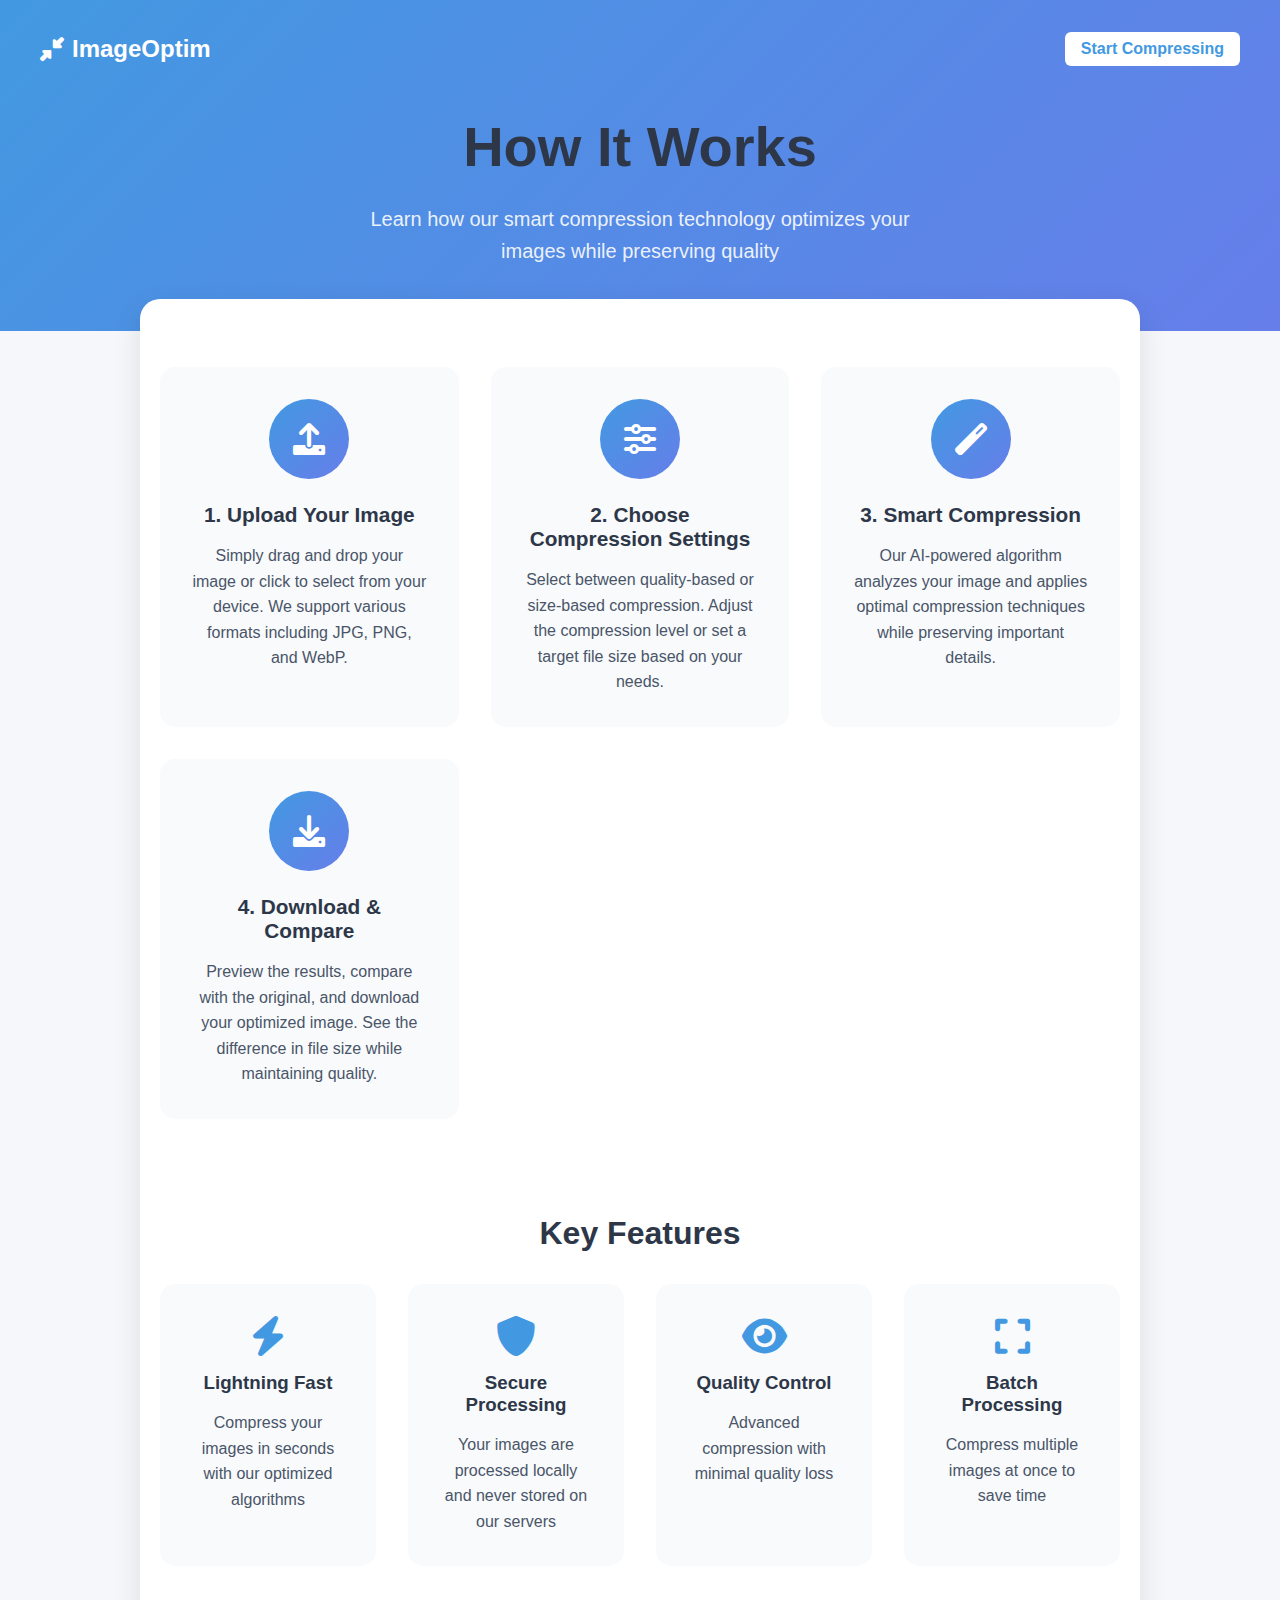
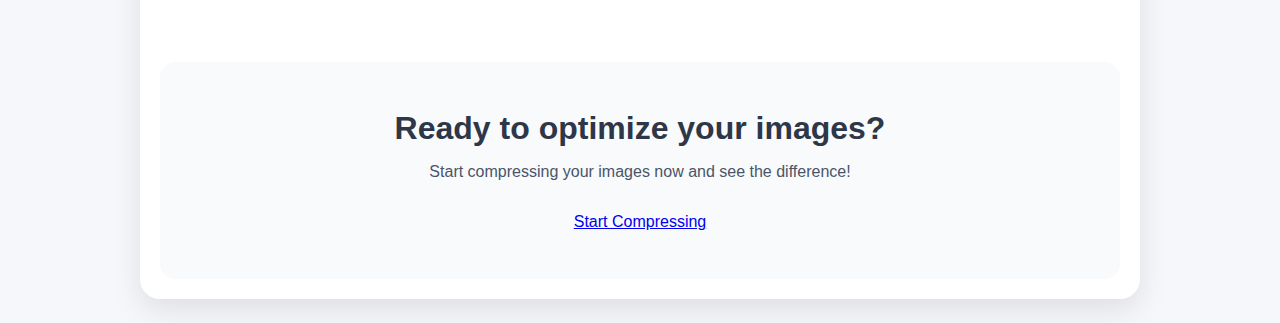
<file: how-it-works.html>
<!DOCTYPE html>
<html lang="en">
  <head>
    <meta charset="UTF-8" />
    <meta name="viewport" content="width=device-width, initial-scale=1.0" />
    <meta
      name="description"
      content="Learn how our smart image compression technology works. Discover the simple steps to optimize your images while maintaining quality with ImageOptim's advanced compression features."
    />
    <meta
      name="keywords"
      content="image compression process, how to compress images, image optimization steps, smart image compression, image compression tutorial"
    />
    <meta name="robots" content="index, follow" />
    <meta name="author" content="ImageOptim" />

    <!-- Open Graph Meta Tags -->
    <meta
      property="og:title"
      content="How Image Compression Works | ImageOptim"
    />
    <meta
      property="og:description"
      content="Learn how our smart image compression technology works. Simple steps to optimize your images while maintaining quality."
    />
    <meta property="og:type" content="website" />
    <meta property="og:url" content="https://imageoptim.com/how-it-works" />
    <meta
      property="og:image"
      content="https://imageoptim.com/how-it-works-og.jpg"
    />

    <!-- Twitter Card Meta Tags -->
    <meta name="twitter:card" content="summary_large_image" />
    <meta
      name="twitter:title"
      content="How Image Compression Works | ImageOptim"
    />
    <meta
      name="twitter:description"
      content="Learn how our smart image compression technology works. Simple steps to optimize your images while maintaining quality."
    />
    <meta
      name="twitter:image"
      content="https://imageoptim.com/how-it-works-twitter.jpg"
    />

    <title>How Image Compression Works | ImageOptim</title>
    <link rel="canonical" href="https://imageoptim.com/how-it-works" />
    <link rel="stylesheet" href="style.css" />

    <!-- JSON-LD Structured Data -->
    <script type="application/ld+json">
      {
        "@context": "https://schema.org",
        "@type": "HowTo",
        "name": "How to Compress Images with ImageOptim",
        "description": "Learn how to optimize your images using ImageOptim's smart compression technology while maintaining quality.",
        "step": [
          {
            "@type": "HowToStep",
            "name": "Upload Your Image",
            "text": "Simply drag and drop your image or click to select from your device. We support various formats including JPG, PNG, and WebP."
          },
          {
            "@type": "HowToStep",
            "name": "Choose Compression Settings",
            "text": "Select between quality-based or size-based compression. Adjust the compression level or set a target file size based on your needs."
          },
          {
            "@type": "HowToStep",
            "name": "Smart Compression",
            "text": "Our AI-powered algorithm analyzes your image and applies optimal compression techniques while preserving important details."
          },
          {
            "@type": "HowToStep",
            "name": "Download & Compare",
            "text": "Preview the results, compare with the original, and download your optimized image."
          }
        ]
      }
    </script>
    <link
      rel="stylesheet"
      href="https://cdnjs.cloudflare.com/ajax/libs/font-awesome/6.0.0/css/all.min.css"
    />
  </head>
  <body>
    <div class="hero">
      <nav class="navbar">
        <div class="logo">
          <i class="fas fa-compress-alt"></i>
          <span>ImageOptim</span>
        </div>
        <div class="nav-links">
          <a href="index.html#compress" class="cta-button">Start Compressing</a>
        </div>
      </nav>

      <div class="hero-content">
        <div class="hero-text">
          <h1>How It Works</h1>
          <p class="hero-subtitle">
            Learn how our smart compression technology optimizes your images
            while preserving quality
          </p>
        </div>
      </div>
    </div>

    <div class="container">
      <div class="workflow-section">
        <div class="workflow-step">
          <div class="step-icon">
            <i class="fas fa-upload"></i>
          </div>
          <h3>1. Upload Your Image</h3>
          <p>
            Simply drag and drop your image or click to select from your device.
            We support various formats including JPG, PNG, and WebP.
          </p>
        </div>

        <div class="workflow-step">
          <div class="step-icon">
            <i class="fas fa-sliders-h"></i>
          </div>
          <h3>2. Choose Compression Settings</h3>
          <p>
            Select between quality-based or size-based compression. Adjust the
            compression level or set a target file size based on your needs.
          </p>
        </div>

        <div class="workflow-step">
          <div class="step-icon">
            <i class="fas fa-magic"></i>
          </div>
          <h3>3. Smart Compression</h3>
          <p>
            Our AI-powered algorithm analyzes your image and applies optimal
            compression techniques while preserving important details.
          </p>
        </div>

        <div class="workflow-step">
          <div class="step-icon">
            <i class="fas fa-download"></i>
          </div>
          <h3>4. Download & Compare</h3>
          <p>
            Preview the results, compare with the original, and download your
            optimized image. See the difference in file size while maintaining
            quality.
          </p>
        </div>
      </div>

      <div class="features-section">
        <h2>Key Features</h2>
        <div class="features-grid">
          <div class="feature-card">
            <i class="fas fa-bolt"></i>
            <h3>Lightning Fast</h3>
            <p>Compress your images in seconds with our optimized algorithms</p>
          </div>
          <div class="feature-card">
            <i class="fas fa-shield-alt"></i>
            <h3>Secure Processing</h3>
            <p>
              Your images are processed locally and never stored on our servers
            </p>
          </div>
          <div class="feature-card">
            <i class="fas fa-eye"></i>
            <h3>Quality Control</h3>
            <p>Advanced compression with minimal quality loss</p>
          </div>
          <div class="feature-card">
            <i class="fas fa-expand"></i>
            <h3>Batch Processing</h3>
            <p>Compress multiple images at once to save time</p>
          </div>
        </div>
      </div>

      <div class="cta-section">
        <h2>Ready to optimize your images?</h2>
        <p>Start compressing your images now and see the difference!</p>
        <a href="index.html#compress" class="cta-button">Start Compressing</a>
      </div>
    </div>

    <script src="script.js"></script>
  </body>
</html>
</file>
<file: style.css>
* {
  margin: 0;
  padding: 0;
  box-sizing: border-box;
  font-family: "Segoe UI", Tahoma, Geneva, Verdana, sans-serif;
}

body {
  background-color: #f5f7fa;
  min-height: 100vh;
}

.hero {
  background: linear-gradient(135deg, #4299e1 0%, #667eea 100%);
  padding: 1rem 2rem 2rem;
  color: white;
}

.navbar {
  display: flex;
  justify-content: space-between;
  align-items: center;
  padding: 1rem 0;
  max-width: 1200px;
  margin: 0 auto;
}

.logo {
  display: flex;
  align-items: center;
  gap: 0.5rem;
  font-size: 1.5rem;
  font-weight: 700;
}

.nav-links {
  display: flex;
  gap: 2rem;
  align-items: center;
}

.nav-links a {
  color: rgba(255, 255, 255, 0.9);
  text-decoration: none;
  font-weight: 500;
  transition: color 0.3s ease;
}

.nav-links a:hover {
  color: white;
}

.nav-links .cta-button {
  background: white;
  color: #4299e1;
  padding: 0.5rem 1rem;
  border-radius: 6px;
  font-weight: 600;
  transition: all 0.3s ease;
}

.nav-links .cta-button:hover {
  transform: translateY(-2px);
  box-shadow: 0 4px 12px rgba(0, 0, 0, 0.1);
}

.hero-content {
  max-width: 1200px;
  margin: 2rem auto 0;
  text-align: center;
}

.hero-text h1 {
  font-size: 3.5rem;
  margin-bottom: 1.5rem;
  font-weight: 800;
}

.hero-subtitle {
  font-size: 1.25rem;
  color: rgba(255, 255, 255, 0.9);
  max-width: 600px;
  margin: 0 auto 2rem;
  line-height: 1.6;
}

.hero-features {
  display: flex;
  justify-content: center;
  gap: 3rem;
  margin-bottom: 2rem;
}

.feature-item {
  display: flex;
  align-items: center;
  gap: 0.5rem;
}

.feature-item i {
  font-size: 1.25rem;
}

.container {
  max-width: 1000px;
  margin: -2rem auto 1.5rem;
  padding: 20px;
  background-color: white;
  border-radius: 20px;
  box-shadow: 0 10px 30px rgba(0, 0, 0, 0.1);
  position: relative;
  z-index: 1;
}

.header {
  text-align: center;
  margin-bottom: 25px;
}

h1 {
  color: #2d3748;
  font-size: 2.5em;
  font-weight: 700;
  margin-bottom: 15px;
}

.subtitle {
  color: #4a5568;
  font-size: 1.2em;
  margin-bottom: 10px;
}

.format-info {
  color: white;
  font-size: 1.1rem;
  font-weight: 600;
  margin-top: 2rem;
  padding: 0.5rem;
  letter-spacing: 0.5px;
  display: inline-block;
}

.upload-box {
  border: 3px dashed #e2e8f0;
  border-radius: 15px;
  padding: 25px;
  text-align: center;
  cursor: pointer;
  transition: all 0.3s ease;
  background-color: #f8fafc;
}

.upload-box:hover {
  border-color: #4299e1;
  background-color: #ebf8ff;
  transform: translateY(-2px);
}

.upload-box.drag-active {
  border-color: #4299e1;
  background-color: #ebf8ff;
}

.upload-box img {
  width: 120px;
  margin-bottom: 25px;
  transition: transform 0.3s ease;
}

.upload-box:hover img {
  transform: scale(1.1);
}

.upload-info p {
  color: #4a5568;
  margin: 15px 0;
  font-size: 1.1em;
}

.settings {
  margin-top: 25px;
  padding: 15px;
  background-color: #f8fafc;
  border-radius: 15px;
}

.preview {
  max-width: 600px;
  margin: 0 auto 20px;
}

.preview img {
  width: 100%;
  border-radius: 12px;
  box-shadow: 0 4px 12px rgba(0, 0, 0, 0.1);
}

.preview-item {
  position: relative;
  overflow: hidden;
}

#compressedPreview {
  transform-origin: center center;
  transition: transform 0.3s ease;
}

.preview-controls {
  display: flex;
  gap: 10px;
  transition: all 0.3s ease;
}

.preview-controls button {
  width: auto;
  margin: 0;
  padding: 8px 15px;
  font-size: 0.9em;
}

.compression-options {
  margin: 20px 0;
  text-align: center;
}

.option-group {
  margin: 20px 0;
}

.option-group label {
  font-weight: 600;
  color: #2d3748;
  margin-right: 10px;
}

.compression-options select,
.compression-options input {
  padding: 10px 20px;
  margin-left: 10px;
  border-radius: 8px;
  border: 2px solid #e2e8f0;
  background-color: white;
  font-size: 1em;
  transition: all 0.3s ease;
}

.compression-options select:focus,
.compression-options input:focus {
  outline: none;
  border-color: #4299e1;
  box-shadow: 0 0 0 3px rgba(66, 153, 225, 0.2);
}

.size-input {
  display: inline-flex;
  align-items: center;
  gap: 15px;
}

.size-input input {
  width: 120px;
}

.image-info {
  text-align: center;
  margin: 20px 0;
  padding: 15px;
  background-color: #f8fafc;
  border-radius: 12px;
  border: 1px solid #e2e8f0;
}

.original-size-info {
  margin: 15px 0;
  padding: 10px;
  background-color: #ebf8ff;
  border-radius: 8px;
  color: #2b6cb0;
  font-weight: 500;
}

.image-info p {
  color: #4a5568;
  margin: 10px 0;
  font-size: 1.1em;
}

.image-info span {
  font-weight: 600;
  color: #2d3748;
}

button,
.download-btn {
  display: block;
  width: 220px;
  margin: 25px auto;
  padding: 14px;
  background-color: #4299e1;
  color: white;
  border: none;
  border-radius: 8px;
  cursor: pointer;
  font-size: 1.1em;
  font-weight: 600;
  text-decoration: none;
  text-align: center;
  transition: all 0.3s ease;
  box-shadow: 0 4px 6px rgba(66, 153, 225, 0.2);
}

button:hover,
.download-btn:hover {
  background-color: #3182ce;
  transform: translateY(-2px);
  box-shadow: 0 6px 8px rgba(66, 153, 225, 0.3);
}

button:active,
.download-btn:active {
  transform: translateY(0);
  box-shadow: 0 2px 4px rgba(66, 153, 225, 0.2);
}
.preview-container {
  margin: 20px 0;
  padding: 15px;
  background-color: #f8fafc;
  border-radius: 15px;
}

.preview-header {
  display: flex;
  justify-content: space-between;
  align-items: center;
  margin-bottom: 20px;
}

.preview-controls {
  display: flex;
  gap: 10px;
}

.preview-controls button {
  width: auto;
  margin: 0;
  padding: 8px 15px;
  font-size: 0.9em;
}

.preview-grid {
  display: grid;
  grid-template-columns: 1fr 1fr;
  gap: 20px;
  margin-bottom: 30px;
}

.preview-item {
  text-align: center;
}

.preview-item h3 {
  color: #2d3748;
  margin-bottom: 10px;
  font-size: 1.2em;
}

.preview-item img {
  width: 100%;
  height: auto;
  border-radius: 8px;
  box-shadow: 0 4px 12px rgba(0, 0, 0, 0.1);
}

.comparison-table {
  width: 100%;
  border-collapse: collapse;
  margin-top: 20px;
}

.comparison-table th,
.comparison-table td {
  padding: 12px;
  text-align: left;
  border-bottom: 1px solid #e2e8f0;
}

.comparison-table th {
  color: #4a5568;
  font-weight: 600;
  background-color: #f1f5f9;
}

.comparison-table td {
  color: #2d3748;
}

.comparison-table .difference {
  color: #2f855a;
  font-weight: 600;
}

.comparison-table .difference.negative {
  color: #e53e3e;
}

/* How it Works Page Styles */
.workflow-section {
  display: grid;
  grid-template-columns: repeat(auto-fit, minmax(250px, 1fr));
  gap: 2rem;
  margin: 3rem 0;
}

.workflow-step {
  text-align: center;
  padding: 2rem;
  background-color: #f8fafc;
  border-radius: 15px;
  transition: all 0.3s ease;
}

.workflow-step:hover {
  transform: translateY(-5px);
  box-shadow: 0 10px 20px rgba(0, 0, 0, 0.1);
}

.step-icon {
  width: 80px;
  height: 80px;
  margin: 0 auto 1.5rem;
  background: linear-gradient(135deg, #4299e1 0%, #667eea 100%);
  border-radius: 50%;
  display: flex;
  align-items: center;
  justify-content: center;
}

.step-icon i {
  font-size: 2rem;
  color: white;
}

.workflow-step h3 {
  color: #2d3748;
  margin-bottom: 1rem;
  font-size: 1.3rem;
}

.workflow-step p {
  color: #4a5568;
  line-height: 1.6;
}

.features-section {
  padding: 3rem 0;
  text-align: center;
}

.features-section h2 {
  color: #2d3748;
  font-size: 2rem;
  margin-bottom: 2rem;
}

.features-grid {
  display: grid;
  grid-template-columns: repeat(auto-fit, minmax(200px, 1fr));
  gap: 2rem;
  margin-top: 2rem;
}

.feature-card {
  padding: 2rem;
  background-color: #f8fafc;
  border-radius: 15px;
  transition: all 0.3s ease;
}

.feature-card:hover {
  transform: translateY(-5px);
  box-shadow: 0 10px 20px rgba(0, 0, 0, 0.1);
}

.feature-card i {
  font-size: 2.5rem;
  color: #4299e1;
  margin-bottom: 1rem;
}

.feature-card h3 {
  color: #2d3748;
  margin-bottom: 1rem;
}

.feature-card p {
  color: #4a5568;
  line-height: 1.6;
}

.cta-section {
  text-align: center;
  padding: 3rem 0;
  background-color: #f8fafc;
  border-radius: 15px;
  margin-top: 3rem;
}

.cta-section h2 {
  color: #2d3748;
  font-size: 2rem;
  margin-bottom: 1rem;
}

.cta-section p {
  color: #4a5568;
  margin-bottom: 2rem;
}

.nav-links .active {
  color: white;
  font-weight: 600;
}
</file>
